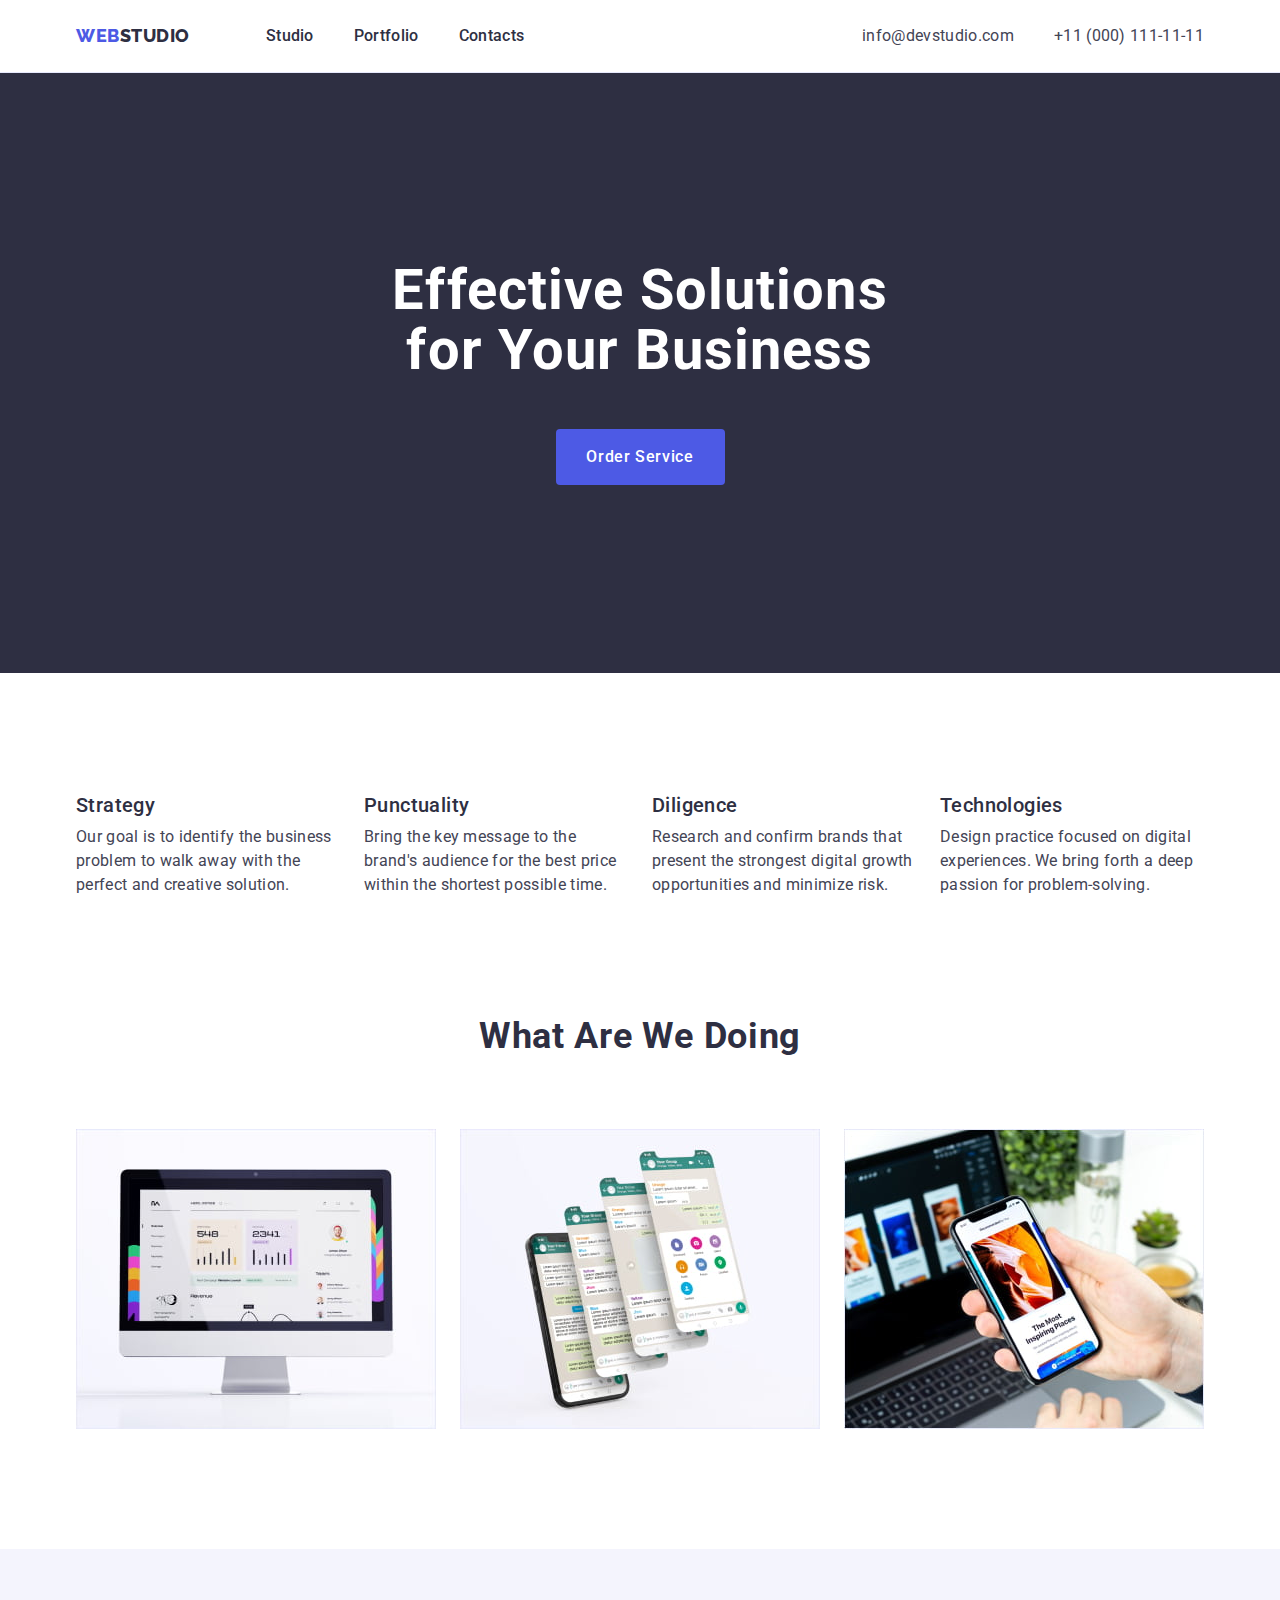
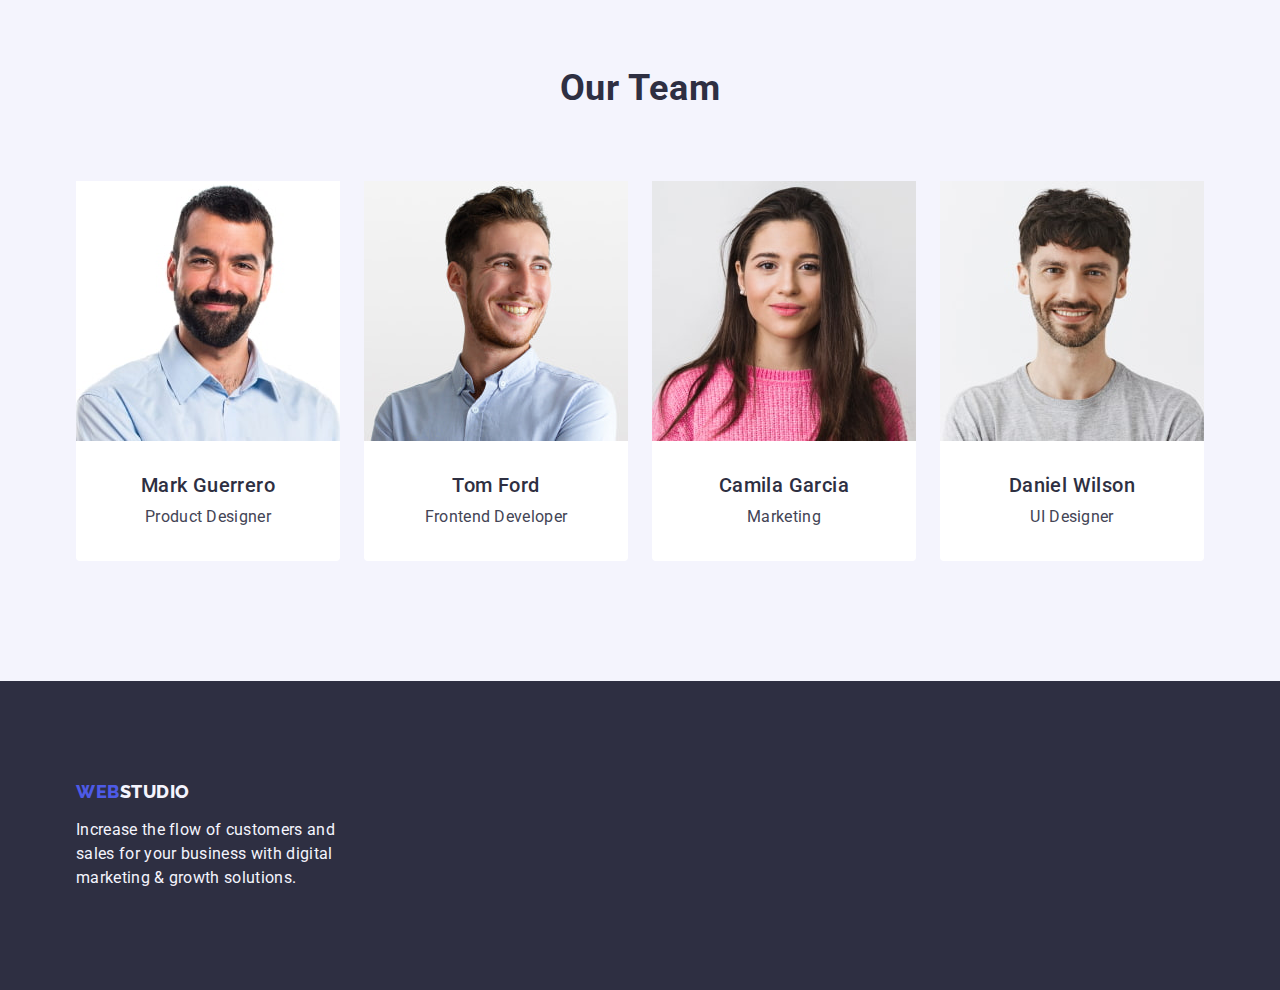
<file: index.html>
<!DOCTYPE html>
<html lang="en">
  <head>
    <meta charset="utf-8" />
    <meta
      name="description"
      content="find effective solutions for your business"
    />
    <title>Effective Solutions for Your Business</title>
    <!--fonts-->
    <link rel="preconnect" href="https://fonts.googleapis.com"/>
    <link rel="preconnect" href="https://fonts.gstatic.com" crossorigin/>
    <link href="https://fonts.googleapis.com/css2?family=Raleway:wght@800&family=Roboto:wght@400;500;700;900&display=swap" rel="stylesheet"/>
   <!-- normalize -->
   <link rel="stylesheet" href="https://cdn.jsdelivr.net/npm/modern-normalize@2.0.0/modern-normalize.min.css"/>
   <!-- Custom styles -->
    <link rel="stylesheet" href="./css/styles.css"/>
  </head>
  <body class="page">
      <header class="header">
        <div class="header-container container">
          <nav class="header-nav">
            <a class="header-logo link" href="./index.html">Web<span class="header-logo-black">Studio</span></a>
            <ul class="header-list list">
              <li class="header-item">
                <a class="header-link link" href="./index.html">Studio</a>
              </li>
              <li class="header-item">
                <a class="header-link link" href="./portfolio.html">Portfolio</a>
              </li>
              <li class="header-item">
                <a class="header-link link" href="">Contacts</a>
              </li>
            </ul>
          </nav>
                <address class="address">
          <ul class="address-list list">
            <li class="address-list-item">
              <a class="address-list-link link" href="mailto:info@devstudio.com">info@devstudio.com</a>
            </li>
            <li class="address-list-item">
              <a class="address-list-link link" href="tel:+110001111111">+11 (000) 111-11-11</a>
            </li>
          </ul>
                 </address>
        </div>
      </header>

    <main class="main">
      <!-- hero section -->
      <section class="section hero">
        <div class="container">
          <h1 class="hero-tittle">
            Effective Solutions for Your Business
          </h1>
          <button class="hero-btn botton" type="button">Order Service</button>
        </div>
      </section>
      <!-- 4 solutions -->
      <section class="section-solutions section">
        <div class="container">
          <h2 class ="solutions-title">Solutions</h2>
          <ul class="solutions-list list">
            <li class="solutions-list-item">
              <h3 class="solutions-list-name">Strategy</h3>
              <p class="solutions-list-text">
                Our goal is to identify the business problem to walk away with the perfect and creative solution.
              </p>
            </li>
            <li class="solutions-list-item">
              <h3 class="solutions-list-name">Punctuality</h3>
              <p class="solutions-list-text">
                Bring the key message to the brand's audience for the best price within the shortest possible time.
              </p>
            </li>
            <li class="solutions-list-item">
              <h3 class="solutions-list-name">Diligence</h3>
              <p class="solutions-list-text">
                Research and confirm brands that present the strongest digital growth opportunities and minimize risk.
              </p>
            </li>
            <li class="solutions-list-item">
              <h3 class="solutions-list-name">Technologies</h3>
              <p class="solutions-list-text">
                Design practice focused on digital experiences. We bring forth a deep passion for problem-solving.
              </p>
            </li>
          </ul>
        </div>
      </section>
      <!-- what we are doing -->
      <section class="section-tasks section">
        <div class="container">
          <h2 class="tasks-title">What are we doing</h2>
          <ul class="tasks-list list">
            <li class="tasks-list-item">
              <img class="tasks-list-img img" src="./images/tasks/img-1.jpg" alt="computer" width="360" height="300"/>
            </li>
            <li class="tasks-list-item">
              <img class="tasks-list-img img" src="./images/tasks/img-2.jpg" alt="screens" width="360" height="300"/>
            </li>
            <li class="tasks-list-item">
              <img class="tasks-list-img img" src="./images/tasks/img-3.jpg" alt="phone" width="360" height="300"/>
            </li>
          </ul>
        </div>
      </section>
      <!-- our team -->
      <section class="section-team section">
        <div class="container">
          <h2 class="team-title">Our Team</h2>
          <ul class="team-list list">
            <li class="team-list-item">
              <img class="team-list-img img" src="./images/team/img-1.jpg" alt="Mark Guerrero" width="264" height="260">
              <div class="team-container">
                <h3 class="team-list-name">Mark Guerrero</h3>
                <p class="team-list-text">Product Designer</p>
              </div>
            </li>
            <li class="team-list-item">
              <img class="team-list-img img" src="./images/team/img-2.jpg" alt="Tom Ford" width="264" height="260">
              <div class="team-container">
                <h3 class="team-list-name">Tom Ford</h3>
                <p class="team-list-text">Frontend Developer</p>
              </div>
            </li>
            <li class="team-list-item">
              <img class="team-list-img img" src="./images/team/img-3.jpg" alt="Camila Garcia" width="264" height="260">
              <div class="team-container">
                <h3 class="team-list-name">Camila Garcia</h3>
                <p class="team-list-text">Marketing</p>
              </div>
            </li>
            <li class="team-list-item">
              <img class="team-list-img img" src="./images/team/img-4.jpg" alt="Daniel Wilson" width="264" height="260">
              <div class="team-container">
                <h3 class="team-list-name">Daniel Wilson</h3>
                <p class="team-list-text">UI Designer</p>
              </div>
            </li>
          </ul>
        </div>
      </section>
    </main>
    <footer class="footer">
      <div class="container">
        <a class="footer-logo link" href="./index.html">Web<span class="footer-logo-white">Studio</span></a>
        <p class="footer-text">
          Increase the flow of customers and sales for your business with digital marketing & growth solutions.
        </p>
      </div>
    </footer>
  </body>
</html>
</file>
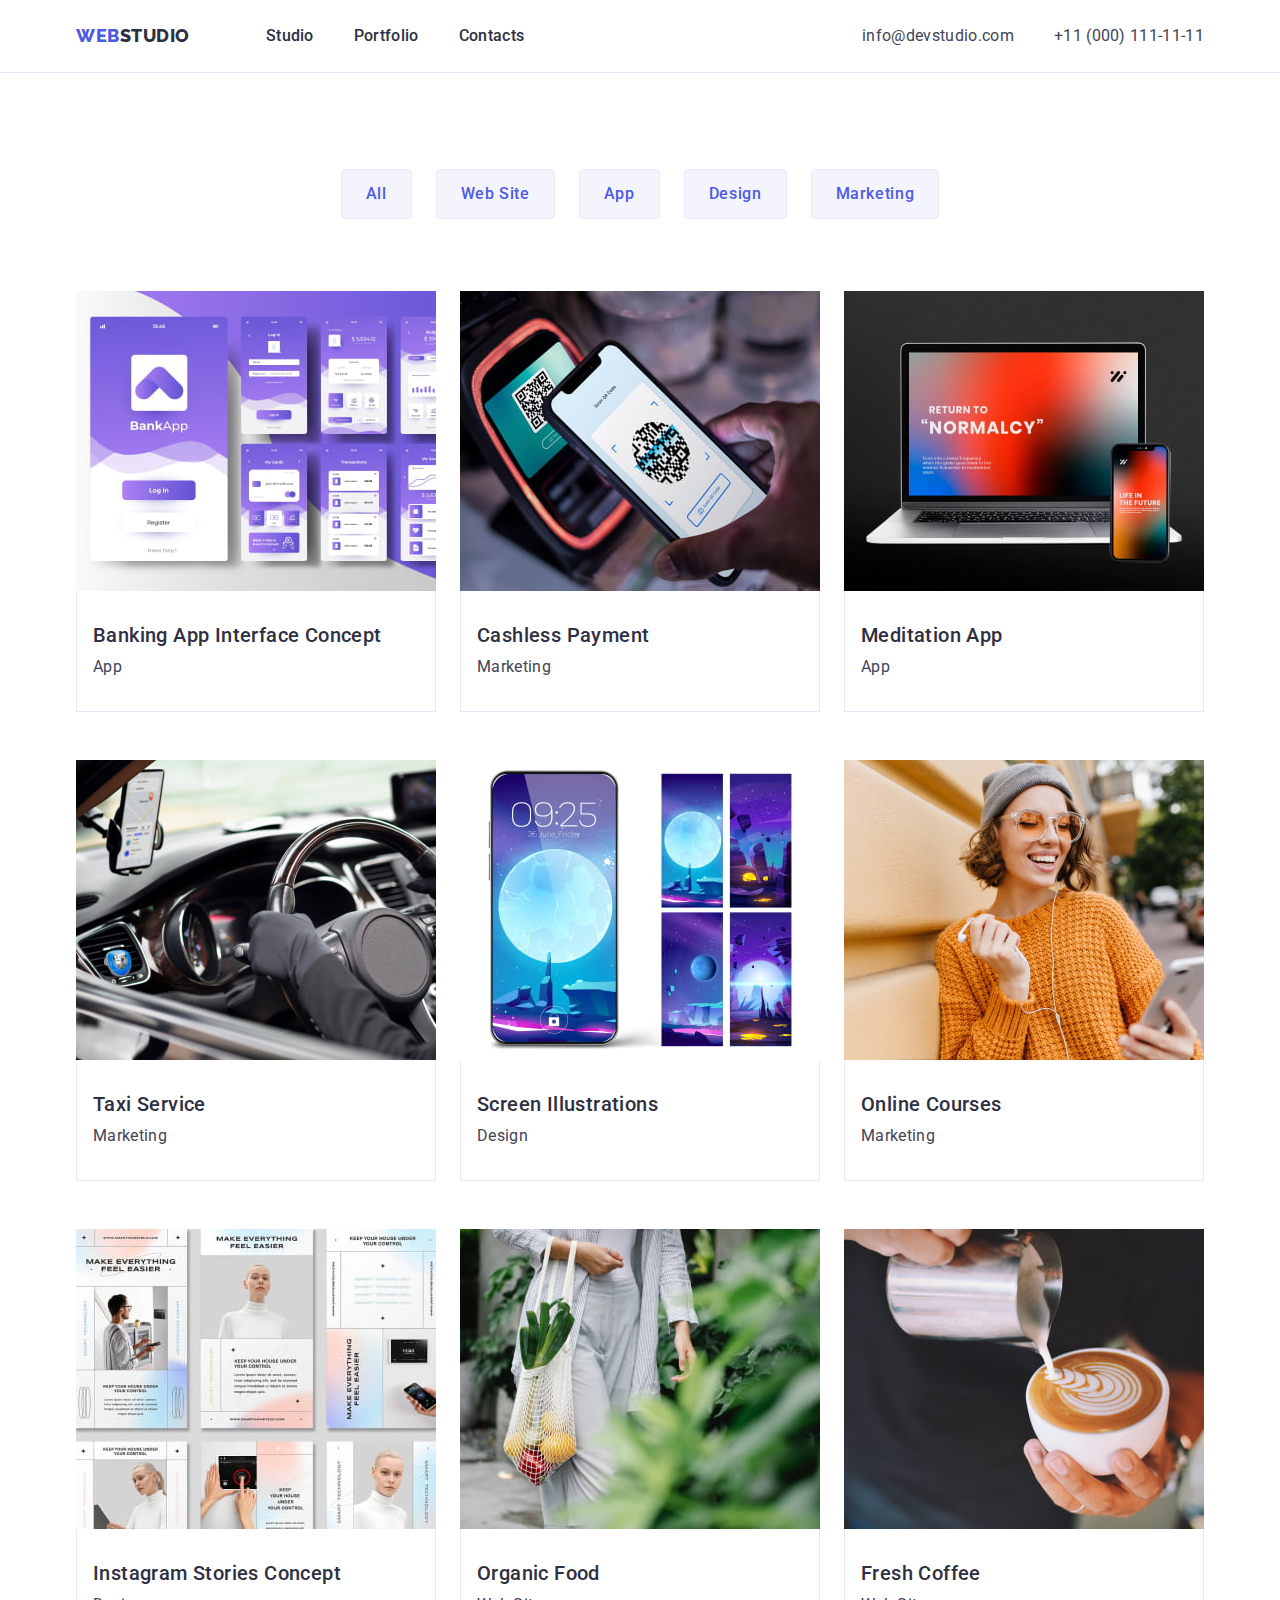
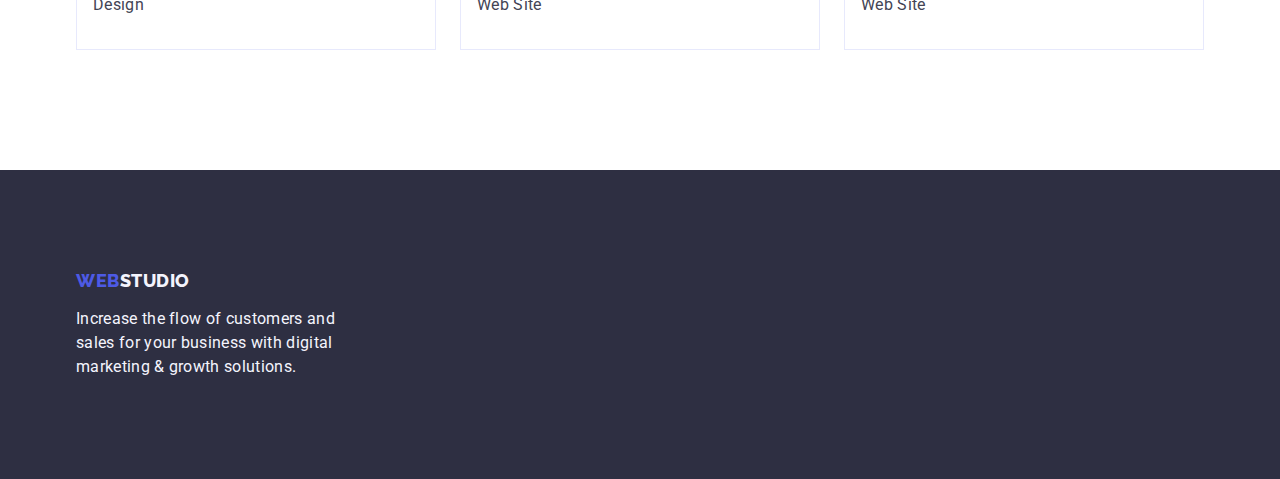
<file: portfolio.html>
<!DOCTYPE html>
<html lang="en">
  <head>
    <meta charset="utf-8" />
    <meta
      name="description"
      content="portfolio"
    />
    <title>Portfolio page</title>
    <link rel="preconnect" href="https://fonts.googleapis.com">
    <link rel="preconnect" href="https://fonts.gstatic.com" crossorigin>
    <link href="https://fonts.googleapis.com/css2?family=Raleway:wght@800&family=Roboto:wght@400;500;700;900&display=swap" rel="stylesheet">
    <!-- normalize -->
    <link rel="stylesheet" href="https://cdn.jsdelivr.net/npm/modern-normalize@2.0.0/modern-normalize.min.css"/>
   <!-- Custom styles -->
    <link rel="stylesheet" href="./css/styles.css">
  </head>

  <body class="page">
    <header class="header">
      <div class="header-container container">
        <nav class="header-nav">
          <a class="header-logo link" href="./index.html">Web<span class="header-logo-black">Studio</span></a>
          <ul class="header-list list">
            <li class="header-item">
              <a class="header-link link" href="./index.html">Studio</a>
            </li>
            <li class="header-item">
              <a class="header-link link" href="./portfolio.html">Portfolio</a>
            </li>
            <li class="header-item">
              <a class="header-link link" href="">Contacts</a>
            </li>
          </ul>
        </nav>
              <address class="address">
        <ul class="address-list list">
          <li class="address-list-item">
            <a class="address-list-link link" href="mailto:info@devstudio.com">info@devstudio.com</a>
          </li>
          <li class="address-list-item">
            <a class="address-list-link link" href="tel:+110001111111">+11 (000) 111-11-11</a>
          </li>
        </ul>
               </address>
      </div>
    </header>
    <main>
        <!--projects-->
        <section class="section-projects">
              <div class="buttons-container container">
                <h1 class="portfolio-buttons">Buttons</h1>
                <ul class="projects-filters list">
                    <!--buttons-->
                    <li class="projects-filters-item">
                        <button class="filter-button" type="button">All</button>
                    </li>
                    <li class="projects-filters-item">
                        <button class="filter-button" type="button">Web Site</button>
                    </li>
                    <li class="projects-filters-item">
                        <button class="filter-button" type="button">App</button>
                    </li>
                    <li class="projects-filters-item">
                        <button class="filter-button" type="button">Design</button>
                    </li>
                    <li class="projects-filters-item">
                        <button class="filter-button" type="button">Marketing</button>
                    </li>
                </ul>
                <ul class="projects-list list">
                     <!--projects-->
                    <li class="projects-list-item">
                      <a href="" class="projects-list-img link">
                        <img class="img" src="./images/portfolio/img-1.jpg" alt="Banking App" width="360" height="300">
                        <div class="projects-container">
                          <h2 class="projects-list-tittle">Banking App Interface Concept</h2>
                          <p class="projects-list-text">App</p>
                        </div>
                      </a>
                    </li>
                    <li class="projects-list-item">
                      <a href="" class="projects-list-img link">
                        <img class="img" src="./images/portfolio/img-2.jpg" alt="Cashless Payment" width="360" height="300">
                        <div class="projects-container">
                          <h2 class="projects-list-tittle">Cashless Payment</h2>
                          <p class="projects-list-text">Marketing</p>
                        </div>
                      </a>
                    </li>
                    <li class="projects-list-item">
                      <a href="" class="projects-list-img link">
                        <img class="img" src="./images/portfolio/img-3.jpg" alt="Computer and Phone" width="360" height="300">
                        <div class="projects-container">
                          <h2 class="projects-list-tittle">Meditation App</h2>
                          <p class="projects-list-text">App</p>
                        </div>
                      </a>
                    </li>
                    <li class="projects-list-item">
                      <a href="" class="projects-list-img link">
                        <img class="img" src="./images/portfolio/img-4.jpg" alt="Handlebar" width="360" height="300">
                        <div class="projects-container">
                          <h2 class="projects-list-tittle">Taxi Service</h2>
                          <p class="projects-list-text">Marketing</p>
                        </div>
                      </a>
                    </li>
                    <li class="projects-list-item">
                      <a href="" class="projects-list-img link">
                        <img class="img" src="./images/portfolio/img-5.jpg" alt="Screens" width="360" height="300">
                        <div class="projects-container">
                          <h2 class="projects-list-tittle">Screen Illustrations</h2>
                          <p class="projects-list-text">Design</p>
                        </div>
                      </a>
                    </li>
                    <li class="projects-list-item">
                      <a href="" class="projects-list-img link">
                        <img class="img" src="./images/portfolio/img-6.jpg" alt="Woman" width="360" height="300">
                        <div class="projects-container">
                          <h2 class="projects-list-tittle">Online Courses</h2>
                          <p class="projects-list-text">Marketing</p>
                        </div>
                      </a>
                    </li>
                    <li class="projects-list-item">
                      <a href="" class="projects-list-img link">
                        <img class="img" src="./images/portfolio/img-7.jpg" alt="Instagram stories" width="360" height="300">
                        <div class="projects-container">
                          <h2 class="projects-list-tittle">Instagram Stories Concept</h2>
                          <p class="projects-list-text">Design</p>
                        </div>
                      </a>
                    </li>
                    <li class="projects-list-item">
                      <a href="" class="projects-list-img link">
                        <img class="img" src="./images/portfolio/img-8.jpg" alt="Fruits" width="360" height="300">
                        <div class="projects-container">
                          <h2 class="projects-list-tittle">Organic Food</h2>
                          <p class="projects-list-text">Web Site</p>
                        </div>
                      </a>
                    </li>
                    <li class="projects-list-item">
                      <a href="" class="projects-list-img link">
                        <img class="img" src="./images/portfolio/img-9.jpg" alt="Latte" width="360" height="300">
                        <div class="projects-container">
                          <h2 class="projects-list-tittle">Fresh Coffee</h2>
                          <p class="projects-list-text">Web Site</p>
                        </div>
                      </a>
                    </li>
                </ul>
              </div>
        </section>
    </main>
    <footer class="footer">
        <div class="container">
          <a class="footer-logo link" href="./index.html">Web<span class="footer-logo-white">Studio</span></a>
          <p class="footer-text">
            Increase the flow of customers and sales for your business with digital marketing & growth solutions.
          </p>
        </div>
      </footer>
    </body>
</html>
</file>
<file: css/styles.css>
:root {
    --primary-black-color: #434455;
    --button-color: #4d5ae5;
    --background-color-button: #F4F4FD;
    --background-color: #FFFFFF;
    --logo-text-color: #4d5ae5;
    --header-logo-span-color: #2e2f42;
    --footer-logo-span-color: #f4f4fd;
    --botton-border-color: #e7e9fc;
}

/* Reset */
h1,
h2,
h3,
h4,
h5,
h6,
p {
    margin: 0;
}
ul,
ol {
    margin: 0;
    padding: 0;
}

link {
    text-decoration: none;
}
.list {list-style: none;}
.link {text-decoration: none}

body { font-family: "Roboto", sans-serif; 
    color: var(--primary-black-color);
    background-color: var(--background-color);
}

button { 
cursor: pointer;
font-family: "Roboto", sans-serif;
display: block;
margin: 0 auto;
}

.container {
width: 1158px;
padding-left: 15px;
padding-right: 15px;
margin-left: auto;
margin-right: auto;
}

.section {
}

.img {
height: auto;
width: 100%;
display: block;
}

/* header */

.header {
border-bottom: 1px solid #e7e9fc;
}

.header-container {
display: flex;
align-items: center;
justify-content: space-between;
}

.header-nav {
display: flex;
align-items: center;
}
.header-logo { 
margin-right: 76px;
font-family: "Raleway", sans-serif;
font-style: normal;
font-weight: 800;
font-size: 18px;
line-height: 1.17;
letter-spacing: 0.03em;
text-transform: uppercase;
text-decoration: none;
color: var(--logo-text-color);
}
.header-logo-black { 
color: var(--header-logo-span-color);
}

.header-list {
display: flex;
align-items: center;
gap: 40px;
}
.header-item {
}

.header-link {
font-weight: 500;
font-size: 16px;
line-height: 1.5;
letter-spacing: 0.02em;
text-decoration: none;
color: #2E2F42;
display: block;
padding: 24px 0;
}
.header-link:hover,
.header-link:focus {
    color: #404bbf;
}

.address {
font-style: normal;
}

.address-list {
    display: flex;
    align-items: center;
    gap: 40px;
}

.address-list-item {

}
.address-list-link {
font-size: 16px;
line-height: 1.5;
letter-spacing: 0.02em;
text-decoration: none;
color: #434455;
}

.address-list-link:hover,
.address-list-link:focus {
    color: #404bbf;
}

/* hero style */

.main {
}

.hero {
    background-color: #2E2F42;
    padding-top: 188px;
    padding-bottom: 188px;
}
.hero-tittle {
    max-width: 496px;
    font-weight: 700;
    font-size: 56px;
    text-align: center;
    line-height: 1.07;
    letter-spacing: 0.02em;
    color: #FFFFFF;
    margin: 0 auto;
    margin-bottom: 48px;
}
.hero-btn {
display: block;
min-width: 169px;
height: 56px;
border: none;
border-radius: 4px; 
font-weight: 500;
font-size: 16px;
line-height: 1.5;
letter-spacing: 0.04em;
color: #FFFFFF;
background-color: var(--button-color);
}

.hero-btn:hover,
.hero-btn:focus {
    background-color: #404BBF;
}

/* section solutions */

.section-solutions {
padding: 120px 0;
}

.solutions-title {
visibility: hidden;
position: absolute;
width: 1px;
height: 1px;
margin: -1px;
border: 0;
padding: 0;
white-space: nowrap;
clip-path: inset(100%);
clip: rect(0 0 0 0);
overflow: hidden;
}
.solutions-list {
display: flex;
width: 1128px;
justify-content: space-between;
margin: auto;
gap: 24px;
}
.solutions-list-item {
width: calc((100% - 48px) / 3);
}
.solutions-list-name {
font-weight: 500;
font-size: 20px;
line-height: 1.2;
letter-spacing: 0.02em;
color: #2E2F42;
margin-bottom: 8px;
}

.solutions-list-text {
font-weight: 400;
font-size: 16px;
line-height: 1.5;
letter-spacing: 0.02em;
color: #434455;
}

/* section tasks */

.section-tasks {
padding-bottom: 120px;
}
.tasks {
}
.tasks-title {
font-weight: 700;
font-size: 36px;
text-align: center;
line-height: 1.11;
letter-spacing: 0.02em;
text-transform: capitalize;
color: #2E2F42;
margin-bottom: 72px;
}
.tasks-list {
display: flex;
gap: 24px;
}
.tasks-list-item {
width: calc((100% - 48px) / 3);
}
.tasks-list-img {
}

/* section team */

.section-team {
padding-top: 120px;
padding-bottom: 120px;
background: #F4F4FD;
}

.team-title {
font-weight: 700px;
font-size: 36px;
text-align: center;
line-height: 1.11;
letter-spacing: 0.02em;
text-transform: capitalize;
color: #2E2F42;
margin-bottom: 72px;
}
.team-list {
display: flex;
gap: 24px;
}
.team-list-item {
background: #FFFFFF;
width: calc((100% - 72px) / 4);
border-radius: 0px 0px 4px 4px;
}
.team-list-img {
}

.team-container {
padding: 32px 16px;
}

.team-list-name {
text-align: center; 
font-weight: 500;
font-size: 20px;
line-height: 1.2;
letter-spacing: 0.02em;
color: #2E2F42;  
margin-bottom: 8px;
}
.team-list-text {
font-weight: 400;
font-size: 16px;
line-height: 1.5;
letter-spacing: 0.02em;
color: #434455;
text-align: center;
}

.footer {
background-color: #2E2F42;
padding-top: 100px;
padding-bottom: 100px;
}
.footer-logo {
font-family: "Raleway", sans-serif;
font-weight: 800;
font-size: 18px;
line-height: 1.17;
letter-spacing: 0.03em;
text-transform: uppercase;
text-decoration: none;
color: var(--logo-text-color);
display: inline-block;
margin-bottom: 16px;
}

.footer-logo-white { 
color: var(--footer-logo-span-color);
}

.footer-text {
font-size: 16px;
line-height: 1.5;
letter-spacing: 0.02em;
color: #F4F4FD;
max-width: 264px;
}

/* portfolio */

.section-projects {
padding-top: 96px; 
padding-bottom: 120px;
}

.portfolio-buttons{
visibility: hidden;
position: absolute;
width: 1px;
height: 1px;
margin: -1px;
border: 0;
padding: 0;
white-space: nowrap;
clip-path: inset(100%);
clip: rect(0 0 0 0);
overflow: hidden;
}

.projects-filters {
display: flex;
justify-content: center;
gap: 24px;
margin-bottom: 72px;
}
.projects-filters-item {
}

.filter-button {
font-weight: 500;
font-size: 16px;
line-height: 1.5;
letter-spacing: 0.04em;
color: var(--button-color);
background-color: var(--background-color-button);
padding: 12px 24px;
border: 1px solid var(--botton-border-color);
border-radius: 4px;
}
.filter-button:hover,
.filter-button:focus {
color: #FFFFFF;
background-color: #404BBF;
border: 1px solid transparent;
}

/* projects */

.projects-list {
display: flex;
flex-wrap: wrap;
column-gap: 24px;
row-gap: 48px;
padding: 0;
}
.projects-list-item {
width: calc((100% - 48px) / 3);
}
.projects-list-img {
}

.projects-container {
padding: 32px 16px; 
border: 1px solid #e7e9fc;
border-top: none;
}

.projects-list-tittle {
margin-bottom: 8px;
font-weight: 500;
font-size: 20px;
line-height: 1.2;
letter-spacing: 0.02em;
color: #2E2F42;
}
.projects-list-text {
font-weight: 400;
font-size: 16px;
line-height: 1.5;
letter-spacing: 0.02em;
color: var(--primary-black-color);
}
</file>
